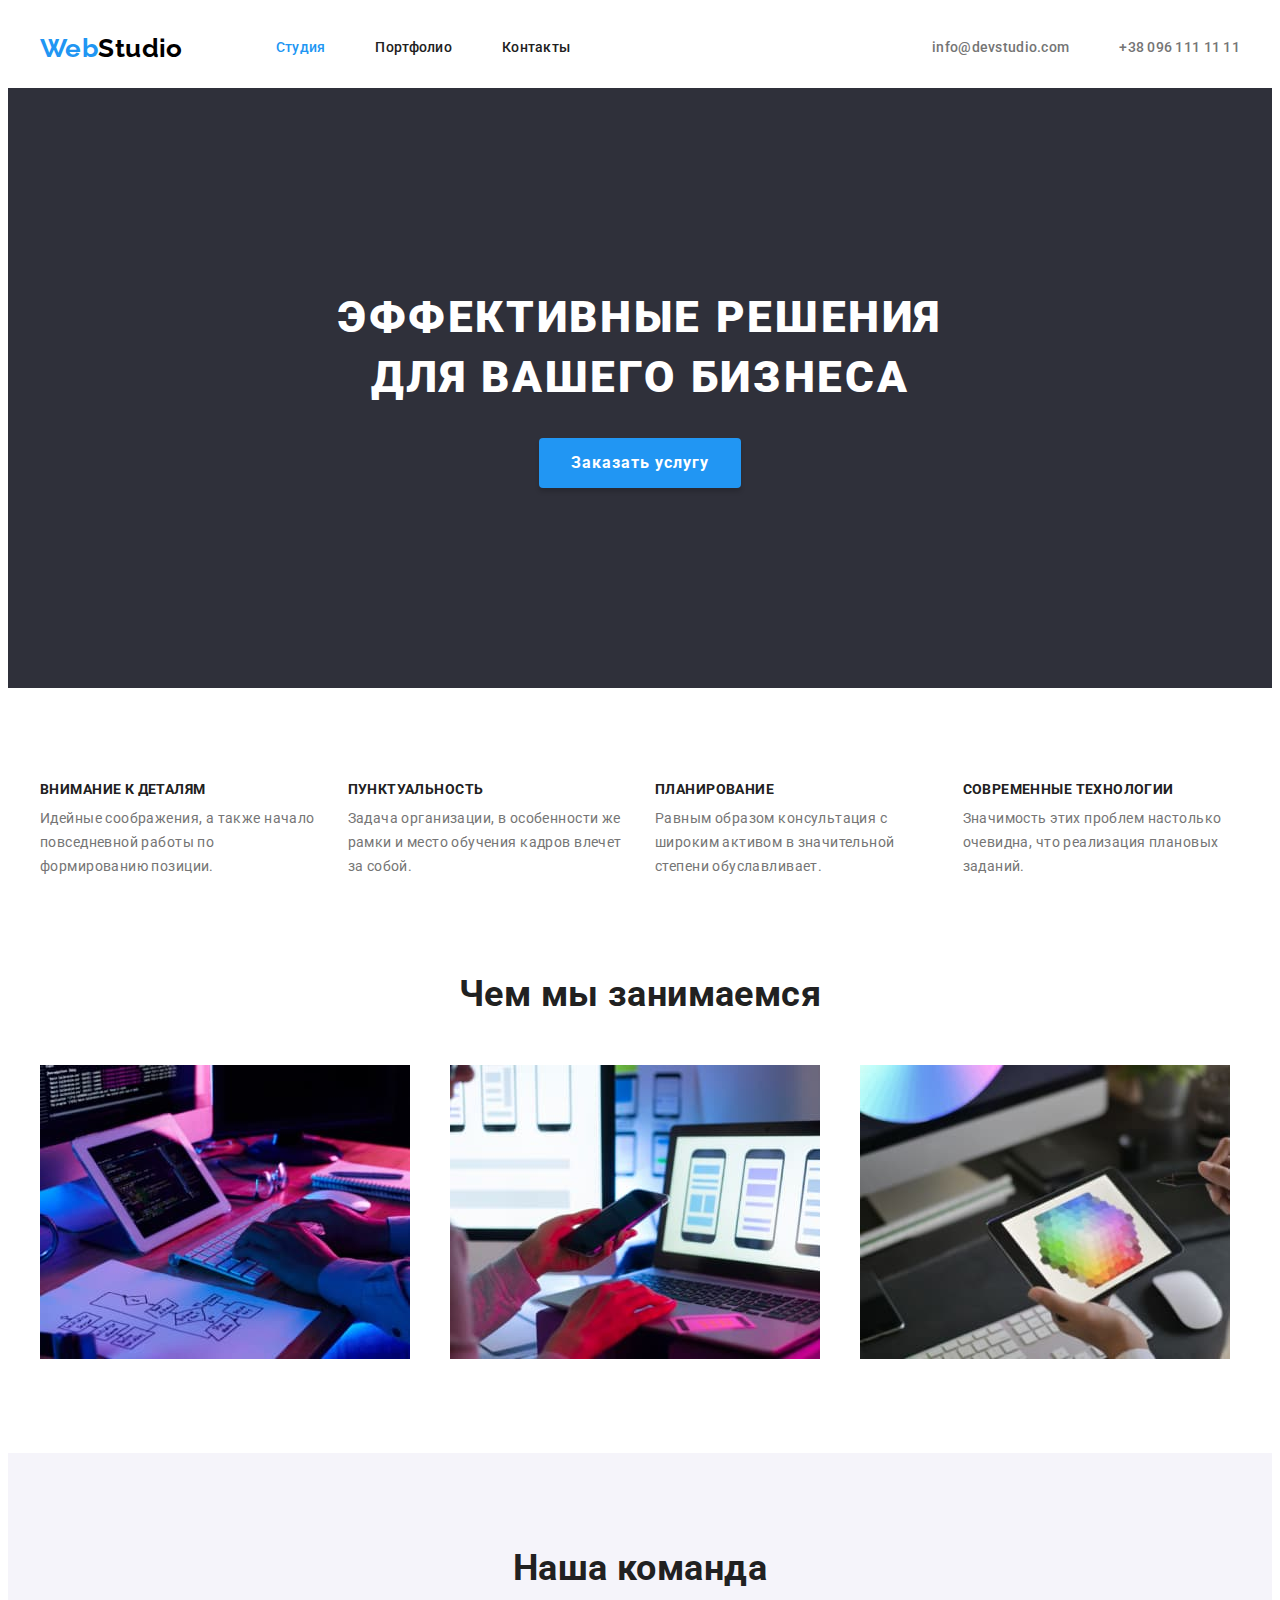
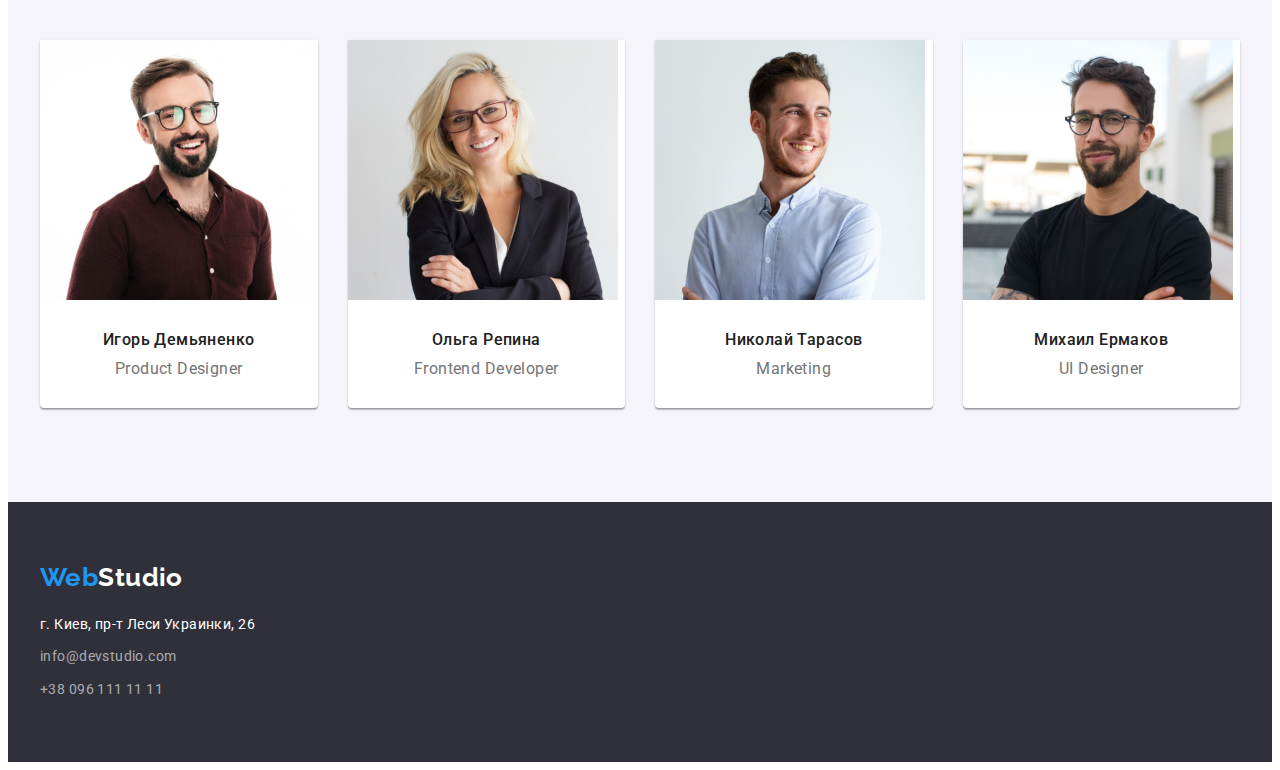
<file: index.html>
<!DOCTYPE html>
<html lang="ru">
<head>
    <meta charset="UTF-8">
    <meta http-equiv="X-UA-Compatible" content="IE=edge">
    <meta name="viewport" content="width=device-width, initial-scale=1.0">
    <title>Document</title>
    <link href="https://fonts.googleapis.com/css2?family=Raleway:wght@700&family=Roboto:wght@400;500;700;900&display=swap"
      rel="stylesheet">
      <link rel="stylesheet" href="https://cdnjs.cloudflare.com/ajax/libs/modern-normalize/1.1.0/modern-normalize.min.css"
        integrity="sha512-wpPYUAdjBVSE4KJnH1VR1HeZfpl1ub8YT/NKx4PuQ5NmX2tKuGu6U/JRp5y+Y8XG2tV+wKQpNHVUX03MfMFn9Q=="
        crossorigin="anonymous" referrerpolicy="no-referrer" />
    <link rel="stylesheet" href="./css/styles.css">
</head>
<body>
  <!-- Шапка сайта-->
  <header>
    <div class="container header-container">
      <nav class="nav-page header-container">
        <a href="" lang="en" class="logo link ">Web<span class="logo-header">Studio</span></a>
        <ul class="nav-list list header-list">
          <li class="header-item"><a href="./index.html" class="link-active link header-link">Студия</a></li>
          <li class="header-item"><a href="./portfolio.html" class="link header-link">Портфолио</a></li>
          <li class="header-item"><a href="" class="link header-link">Контакты</a></li>
        </ul>
      </nav>
      <ul class="contact-list list header-list">
        <li class="contact-item"><a href="mailto:info@devstudio.com" class="link header-link">info@devstudio.com</a></li>
        <li class="contact-item"><a href="tel:+380961111111" class="link header-link">+38 096 111 11 11</a></li>
      </ul>
      </div>
  </header> 
  <main>
    <!-- Герой -->
  <section class="hero">
    <div class="container">
    <h1 class="hero-title hero-container">
      Эффективные решения для вашего бизнеса
    </h1>
    <button type="button" class="hero-btn">Заказать услугу</button>
    </div>
  </section> 
  <!-- Список преимуществ работы с компанией -->
  <section class="benefits section">
    <div class="container">
    <h2 class="visually-hidden"> Наши преимущества </h2>
    <ul class="card-set list">
      <li class="benefits-items">
        <h3 class="benefits-title">Внимание к деталям</h3>
        <p class="benefits-text">Идейные соображения, а также начало повседневной работы по формированию позиции.</p>
      </li>
      <li class="benefits-items">
        <h3 class="benefits-title">Пунктуальность</h3>
        <p class="benefits-text">Задача организации, в особенности же рамки и место обучения кадров влечет за собой.</p>
      </li>
      <li class="benefits-items">
        <h3 class="benefits-title">Планирование</h3>
        <p class="benefits-text">Равным образом консультация с широким активом в значительной степени обуславливает.</p>
      </li>
      <li class="benefits-items">
        <h3 class="benefits-title">Современные технологии</h3>
        <p class="benefits-text">Значимость этих проблем настолько очевидна, что реализация плановых заданий.</p>
      </li>
    </ul>
    </div>
  </section>
  <!-- Чем мы занимаемся -->
  <section class="work section">
    <div class="container">
    <h2 class="section-title">Чем мы занимаемся</h2>
    <ul class="card-set list">
      <li class="work-items">
          <img src="./images/img-work-1.jpg" alt="Верстка сайтов" width="370" height="294">
      </li>
      <li class="work-items">
          <img src="./images/img-work-2.jpg" alt="Дизайн сайтов" width="370" height="294">
      </li>
        <li class="work-items">
      <img src="./images/img-work-3.jpg" alt="Подборка цветовых решений" width="370" height="294">
      </li>
        </ul>
        </div>
  </section>
    <!-- Наша команда -->
    <section class="team section">
      <div class="container">
      <h2 class="section-title team-title">Наша команда</h2>
      <ul class="card-set list">
        <li class="team-item">
          <img src="./images/img-team-1.jpg" alt="Фото сотрудника Игоря Демьяненко Product Designer" width="270" height="260" class="card">
            <div class="team-box">
            <h3 class="team-name">Игорь Демьяненко</h3>
            <p lang="en" class="team-position">Product Designer</p>
            </div>
            </li>
        <li class="team-item">
          <img src="./images/img-team-2.jpg" alt="Фото сотрудника Ольги Репиной Frontend Developer" width="270" height="260" class="card">
          <div class="team-box">
          <h3 class="team-name">Ольга Репина</h3>
          <p lang="en" class="team-position">Frontend Developer</p>
          </div>
        </li>
        <li class="team-item">
          <img src="./images/img-team-3.jpg" alt="Фото сотрудника Николая Тарасова Marketing" width="270" height="260" class="card">
          <div class="team-box">
          <h3 class="team-name">Николай Тарасов</h3>
          <p lang="en" class="team-position">Marketing</p>
          </div>
        </li>
        <li class="team-item">
          <img src="./images/img-team-4.jpg" alt="Фото сотрудника Михаила Ермакова UI Designer" width="270" height="260" class="card">
          <div class="team-box">
          <h3 class="team-name">Михаил Ермаков</h3>
          <p lang="en" class="team-position">UI Designer</p>
          </div>
        </li>
      </ul>
      </div>
    </section>
    </main>
    <!-- Футер -->
    <footer class="basement basement-section">
      <div class="container"> 
      <a href="" lang="en" class="logo link">Web<span class="logo-footer">Studio</span></a>
      <address class="basement-address">
        <ul class="basement-list list">
          <li class="basement-items"><a href="https://goo.gl/maps/84MK3g47taFm8UyFA" target="_blank" rel="noopener noreferrer nofollow"
              class="basement-link link white"> г. Киев, пр-т Леси Украинки, 26 </a></li>
          <li class="basement-items"><a href="mailto:info@devstudio.com" class="basement-link link">info@devstudio.com</a></li>
          <li class="basement-items"><a href="tel:+380961111111" class="basement-link link">+38 096 111 11 11</a></li>
        </ul>
      </address>
      </div>
    </footer>
</body>
</html>
</file>
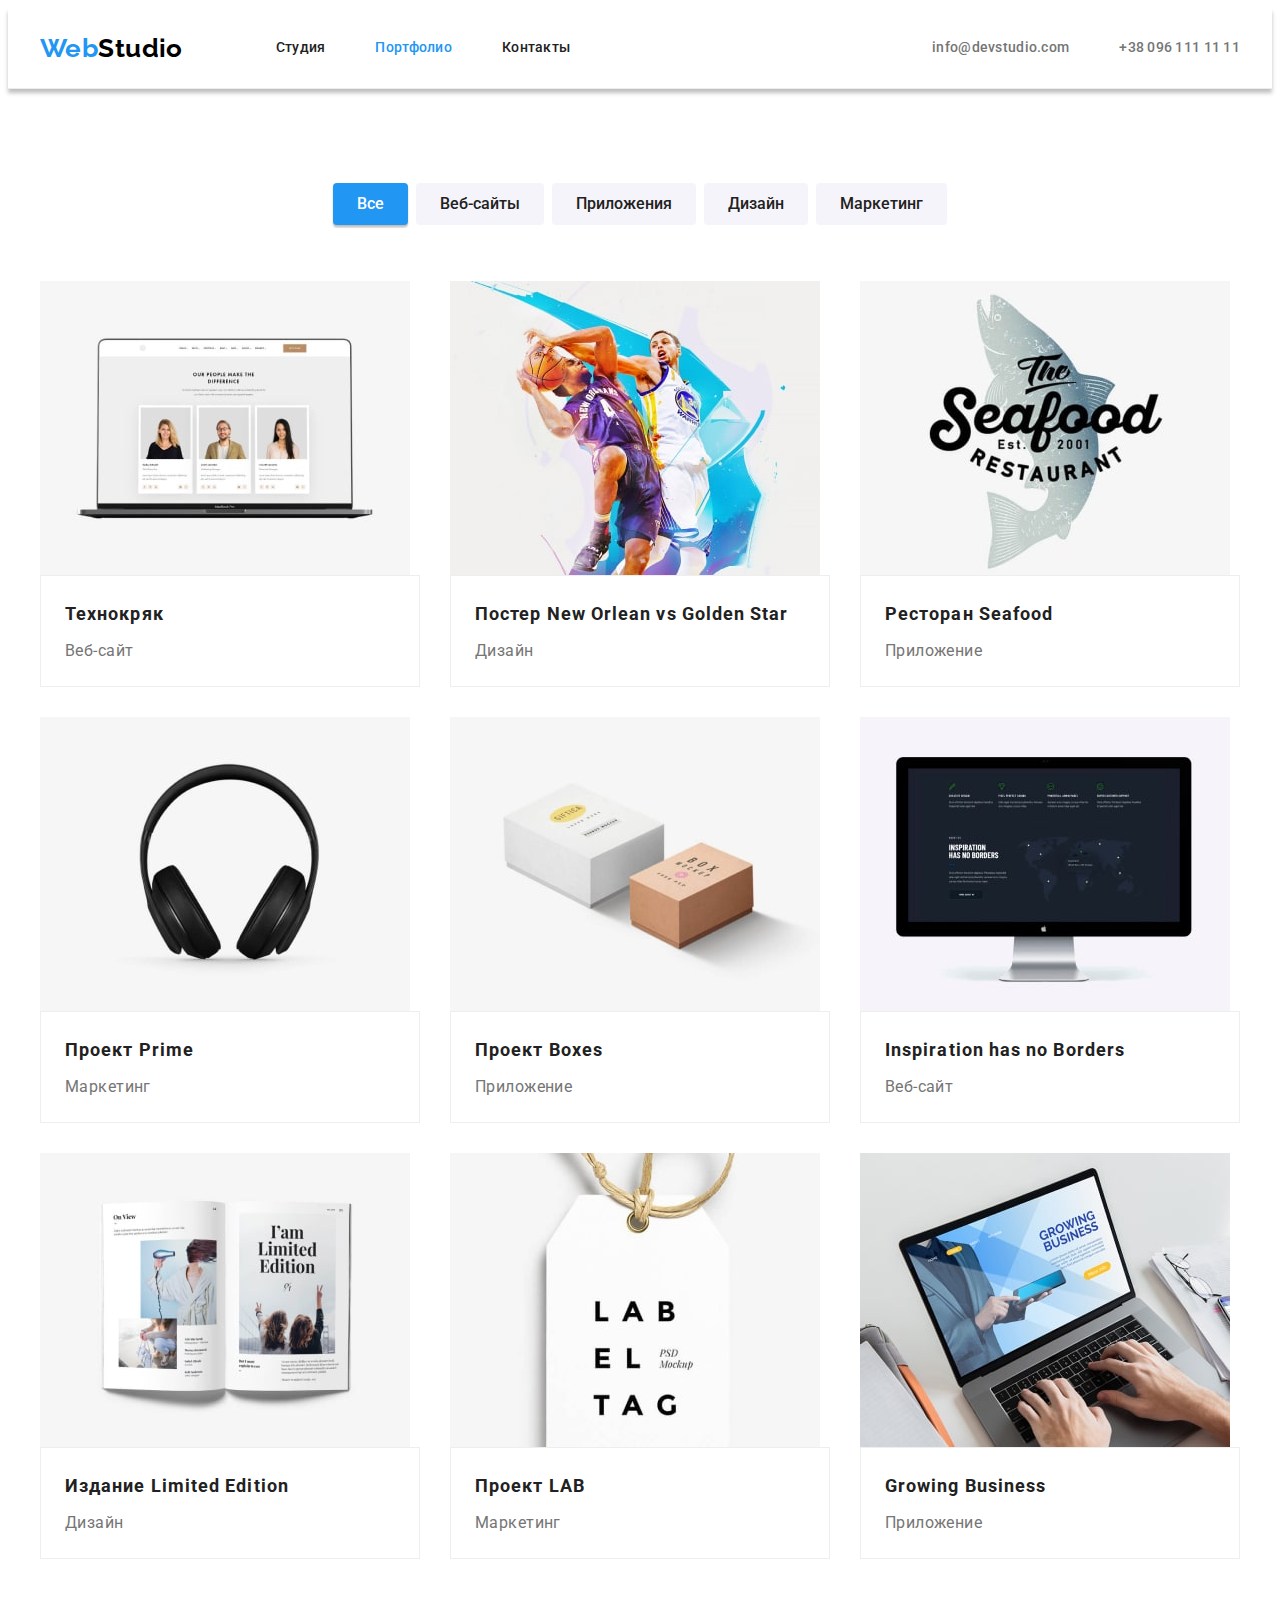
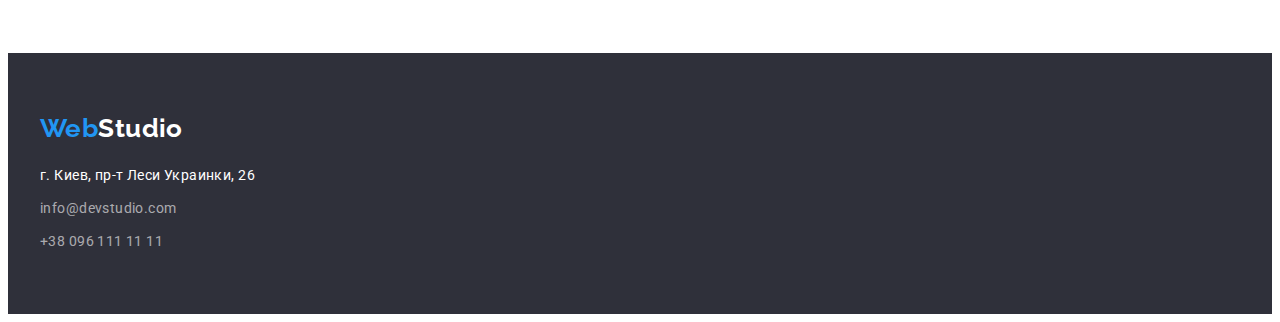
<file: portfolio.html>
<!DOCTYPE html>
<html lang="en">
<head>
    <meta charset="UTF-8">
    <meta http-equiv="X-UA-Compatible" content="IE=edge">
    <meta name="viewport" content="width=device-width, initial-scale=1.0">
    <title>Document</title>
    <link href="https://fonts.googleapis.com/css2?family=Raleway:wght@700&family=Roboto:wght@400;500;700;900&display=swap"
        rel="stylesheet">
        <link rel="stylesheet" href="https://cdnjs.cloudflare.com/ajax/libs/modern-normalize/1.1.0/modern-normalize.min.css"
            integrity="sha512-wpPYUAdjBVSE4KJnH1VR1HeZfpl1ub8YT/NKx4PuQ5NmX2tKuGu6U/JRp5y+Y8XG2tV+wKQpNHVUX03MfMFn9Q=="
            crossorigin="anonymous" referrerpolicy="no-referrer" />
    <link rel="stylesheet" href="./css/styles.css">
</head>
<body>
    <!-- Шапка сайта-->
<header class="border-line">
    <div class="container header-container">
        <nav class="nav-page header-container">
            <a href="" lang="en" class="logo link ">Web<span class="logo-header">Studio</span></a>
            <ul class="nav-list list header-list">
                <li class="header-item"><a href="./index.html" class="link header-link">Студия</a></li>
                <li class="header-item"><a href="./portfolio.html" class="link-active link header-link">Портфолио</a></li>
                <li class="header-item"><a href="" class="link header-link">Контакты</a></li>
            </ul>
        </nav>
        <ul class="contact-list list header-list header-container">
            <li class="contact-item"><a href="mailto:info@devstudio.com" class="link header-link">info@devstudio.com</a>
            </li>
            <li class="contact-item"><a href="tel:+380961111111" class="link header-link">+38 096 111 11 11</a></li>
        </ul>
    </div>
</header>
<main>
    <section class="section">
    <!-- Наши работы -->
    <h1 class="visually-hidden"> Наши работы </h1>
    <div class="container">
    <ul class="filter-list list">
        <li class="button-item"><button type="button" class="filter-btn active"> Все </button></li>
        <li class="button-item"><button type="button" class="filter-btn"> Веб-сайты </button></li>
        <li class="button-item"><button type="button" class="filter-btn"> Приложения </button></li>
        <li class="button-item"><button type="button" class="filter-btn"> Дизайн </button></li>
        <li class="button-item"><button type="button" class="filter-btn"> Маркетинг </button></li>
    </ul>
    <ul class="card-set list">
        <li class="portfolio-item">
        <a href="" target="_blank" rel="noopener noreferrer nofollow"
                class="portfolio-link link">
            <img src="./images/img-portfolio-technocrack-min.jpg" alt="Технокряк" width="370" height="294">
        <div class="portfolio-border">
            <h2 class="portfolio-title">Технокряк</h2>
        <p class="portfolio-category">Веб-сайт</p>
        </div>
        </a>
        </li>
        <li class="portfolio-item">
            <a href="" target="_blank" rel="noopener noreferrer nofollow" class="portfolio-link link">
                <img src="./images/img-portfolio-new-orlean-min.jpg" alt="Постер New Orlean vs Golden Star" width="370" height="294">
            <div class="portfolio-border">
                <h2 class="portfolio-title">Постер New Orlean vs Golden Star</h2>
                <p class="portfolio-category">Дизайн</p>
            </div>
        
        </a>
        </li>
        <li class="portfolio-item">
            <a href="" target="_blank" rel="noopener noreferrer nofollow" class="portfolio-link link">
                <img src="./images/img-portfolio-seafood-min.jpg" alt="Ресторан Seafood" width="370" height="294">
                <div class="portfolio-border">
                <h2 class="portfolio-title">Ресторан Seafood</h2>
                <p class="portfolio-category">Приложение</p>
                </div>
        
        </a>
        </li>
        <li class="portfolio-item">
            <a href="" target="_blank" rel="noopener noreferrer nofollow" class="portfolio-link link">
            <img src="./images/img-portfolio-prime-min.jpg" alt="Проект Prime" width="370" height="294">
            <div class="portfolio-border">
        <h2 class="portfolio-title">Проект Prime</h2>
        <p class="portfolio-category">Маркетинг</p>
            </div>
        </a>
        </li>
        <li class="portfolio-item">
            <a href="" target="_blank" rel="noopener noreferrer nofollow" class="portfolio-link link">
            <img src="./images/img-portfolio-boxes-min.jpg" alt="Проект Boxes" width="370" height="294">
            <div class="portfolio-border">
        <h2 class="portfolio-title">Проект Boxes</h2>
        <p class="portfolio-category">Приложение</p>
            </div>
        </a>
        </li>
        <li class="portfolio-item">
            <a href="" target="_blank" rel="noopener noreferrer nofollow" class="portfolio-link link">
            <img src="./images/img-portfolio-inspiration-min.jpg" alt="Inspiration has no Borders" width="370" height="294">
            <div class="portfolio-border">
            <h2 class="portfolio-title">Inspiration has no Borders</h2>
            <p class="portfolio-category">Веб-сайт</p>
            </div>
        </a>
        </li>
        <li class="portfolio-item">
            <a href="" target="_blank" rel="noopener noreferrer nofollow" class="portfolio-link link">
            <img src="./images/img-portfolio-limited-edition-min.jpg" alt="Издание Limited Edition" width="370" height="294">
            <div class="portfolio-border">
        <h2 class="portfolio-title">Издание Limited Edition</h2>
        <p class="portfolio-category">Дизайн</p>    
            </div>
        </a>
        </li>
        <li class="portfolio-item">
            <a href="" target="_blank" rel="noopener noreferrer nofollow" class="portfolio-link link">
            <img src="./images/img-portfolio-lab-min.jpg" alt="Проект LAB" width="370" height="294">
            <div class="portfolio-border">
        <h2 class="portfolio-title">Проект LAB</h2>
        <p class="portfolio-category">Маркетинг</p>                
            </div>
        </a>
        </li>
        <li class="portfolio-item">
            <a href="" target="_blank" rel="noopener noreferrer nofollow" class="portfolio-link link">
            <img src="./images/img-portfolio-growing-business-min.jpg" alt="Growing Business" width="370" height="294">
            <div class="portfolio-border">
        <h2 class="portfolio-title">Growing Business</h2>
        <p class="portfolio-category">Приложение</p>                
            </div>
        </a>
        </li>
    </ul>
    </div>
</section>
</main>
    <!-- Футер -->
<footer class="basement basement-section">
    <div class="container">
        <a href="" lang="en" class="logo link basement-logo">Web<span class="logo-footer">Studio</span></a>
        <address class="basement-address">
            <ul class="basement-list list">
                <li class="basement-items"><a href="https://goo.gl/maps/84MK3g47taFm8UyFA" target="_blank"
                        rel="noopener noreferrer nofollow" class="basement-link link white"> г. Киев, пр-т Леси
                        Украинки, 26 </a></li>
                <li class="basement-items"><a href="mailto:info@devstudio.com"
                        class="basement-link link">info@devstudio.com</a></li>
                <li class="basement-items"><a href="tel:+380961111111" class="basement-link link">+38 096 111 11 11</a>
                </li>
            </ul>
        </address>
    </div>
</footer>
</body>
</html>
</file>
<file: css/styles.css>
/* цвета страницы
акцент #2196F3
черный #000000
белый #FFFFFF
заголовки #212121
основной цвет текста #757575
*/
:root {
  --accent-color: #2196f3;
  --logo-color: #000000;
  --title-text-color: #212121;
  --primary-text-color: #757575;
  --hero-white-color: #ffffff;
  --background-color-style: #2f303a;
  --btn-background-color: #f5f4fa;
}
/* ----------reset------------ */
h1,
h2,
h3,
h4,
h5,
h6,
p {
  margin: 0;
}
ul {
  margin: 0;
  padding-left: 0;
}

/* ---------------------------- */

body {
  color: var(--primary-text-color);
  font-family: "Roboto", sans-serif;
  font-size: 14px;
  line-height: 1.71;
  letter-spacing: 0.03em;
}
.link {
  text-decoration: none;
  color: inherit;
}
.list {
  list-style: none;
}
img {
  display: block;
  max-width: 100%;
}
/* ---------container------------ */
.container {
  width: 1200px;
  padding-left: 15px;
  padding-right: 15px;
  margin: 0 auto;
}
.header-container {
  display: flex;
  align-items: center;
}
.border-line {
  border-bottom: 1px solid #ececec;
  box-shadow: 0px 4px 4px rgba(0, 0, 0, 0.25);
}
.header-list {
  display: flex;
  margin-left: auto;
}
.header-item:not(:last-child),
.contact-item:not(:last-child) {
  margin-right: 50px;
}
.section {
  padding-top: 94px;
  padding-bottom: 94px;
}

/* ------LOGO-------- */
.logo {
  display: block;
  color: var(--accent-color);
  font-family: "Raleway", sans-serif;
  font-weight: 700;
  font-size: 26px;
  line-height: 1.19;
}
.nav-page .logo {
  margin-right: 93px;
}
.logo-header {
  color: var(--logo-color);
}
.logo-footer {
  color: var(--hero-white-color);
}
/* --------HEADER-LINKS----------- */

.nav-list {
  color: var(--title-text-color);
}
.header-link {
  display: block;
  padding-top: 32px;
  padding-bottom: 32px;
  font-weight: 500;
  line-height: 1.14;
  letter-spacing: 0.02em;
}
.header-link:hover,
.header-link:focus,
.link-active {
  color: var(--accent-color);
}
/* ---------HERO----------- */
.hero {
  background-color: var(--background-color-style);
  text-align: center;
  padding-top: 200px;
  padding-bottom: 200px;
}
.hero-container {
  display: block;
  max-width: 696px;
  margin-right: auto;
  margin-left: auto;
  margin-bottom: 30px;
}
.hero-title {
  color: var(--hero-white-color);
  font-weight: 900;
  font-size: 44px;
  line-height: 1.36;
  letter-spacing: 0.06em;
  text-transform: uppercase;
}
.hero-btn {
  font-family: inherit;
  color: var(--hero-white-color);
  background-color: var(--accent-color);
  font-weight: 700;
  font-size: 16px;
  line-height: 1.87;
  align-items: center;
  letter-spacing: 0.06em;
  cursor: pointer;
  border: none;
  box-shadow: 0px 4px 4px rgba(0, 0, 0, 0.15);
  border-radius: 4px;
  padding: 10px 32px;
}
.hero-btn:hover,
.hero-btn:focus {
  background-color: #188ce8;
}
/* ------------BENEFITS---------- */
.visually-hidden {
  position: absolute;
  width: 1px;
  height: 1px;
  margin: -1px;
  padding: 0;
  overflow: hidden;
  border: 0;
  clip: rect(0 0 0 0);
}
.card-set {
  display: flex;
  flex-wrap: wrap;
  margin-left: -30px;
  margin-top: -30px;
}

.benefits-title {
  margin-bottom: 10px;
  color: var(--title-text-color);
  font-weight: 700;
  font-size: 14px;
  line-height: 1.14;
  text-transform: uppercase;
}
.benefits-items {
  width: calc(100% / 4 - 30px);
  margin-left: 30px;
  margin-top: 30px;
}
/* ---------WORK-AND-TEAM---------- */
.section-title {
  margin-bottom: 50px;
  color: var(--title-text-color);
  font-weight: 700;
  font-size: 36px;
  line-height: 1.17;
  text-align: center;
}
.team {
  background-color: #f5f4fa;
}
.team-position,
.team-name {
  font-size: 16px;
  line-height: 1.19;
  text-align: center;
}
.team-name {
  margin-bottom: 10px;
  color: var(--title-text-color);
  font-weight: 500;
}
.team-box {
  padding: 30px 24px;
}
.work {
  padding-top: 0px;
}
.work-list {
  display: flex;
  flex-wrap: wrap;
  margin-right: -30px;
}
.work-items {
  width: calc(100% / 3 - 30px);
  margin-left: 30px;
  margin-top: 30px;
}
.team-list {
  display: flex;
  flex-wrap: wrap;
  margin-right: -30px;
}
.team-item {
  width: calc(100% / 4 - 30px);
  margin-left: 30px;
  margin-top: 30px;
  background-color: #ffffff;
  box-shadow: 0px 1px 3px rgba(0, 0, 0, 0.12), 0px 1px 1px rgba(0, 0, 0, 0.14),
    0px 2px 1px rgba(0, 0, 0, 0.2);
  border-radius: 0px 0px 4px 4px;
}

/* --------------BASEMENT----------- */
.basement {
  background-color: var(--background-color-style);
}
.basement-address {
  font-style: normal;
}
.basement-link {
  color: rgba(255, 255, 255, 0.6);
}
.basement-link.white {
  color: var(--hero-white-color);
}
.basement-link:hover,
.basement-link:focus {
  color: var(--accent-color);
}
.basement-section {
  padding-bottom: 60px;
  padding-top: 60px;
}
.basement .logo {
  margin-bottom: 20px;
}
.basement-items:not(:last-child) {
  margin-bottom: 9px;
}
/* ---------------FILTER-PORTFOLIO---------- */
.filter-btn {
  border-radius: 4px;
  border-color: transparent;
  padding: 6px 22px;
  font-family: inherit;
  color: var(--title-text-color);
  background-color: var(--btn-background-color);
  font-weight: 500;
  font-size: 16px;
  line-height: 1.63;
  cursor: pointer;
}
.filter-btn:focus,
.filter-btn:hover,
.active {
  color: var(--hero-white-color);
  background-color: var(--accent-color);
  box-shadow: 0px 3px 1px rgba(0, 0, 0, 0.1), 0px 1px 2px rgba(0, 0, 0, 0.08),
    0px 2px 2px rgba(0, 0, 0, 0.12);
}
.filter-list {
  margin-bottom: 56px;
  display: flex;
  justify-content: center;
}
.button-item:not(:last-child) {
  margin-right: 8px;
}
.portfolio-item {
  width: calc(100% / 3 - 30px);
  margin-left: 30px;
  margin-top: 30px;
}
.portfolio-border {
  border: 1px solid #eeeeee;
  padding: 20px 24px;
}

.portfolio-title {
  color: var(--title-text-color);
  font-weight: 700;
  font-size: 18px;
  line-height: 2;
  letter-spacing: 0.06em;
  margin-bottom: 4px;
}
.portfolio-category {
  font-size: 16px;
  line-height: 1.88;
}
</file>
